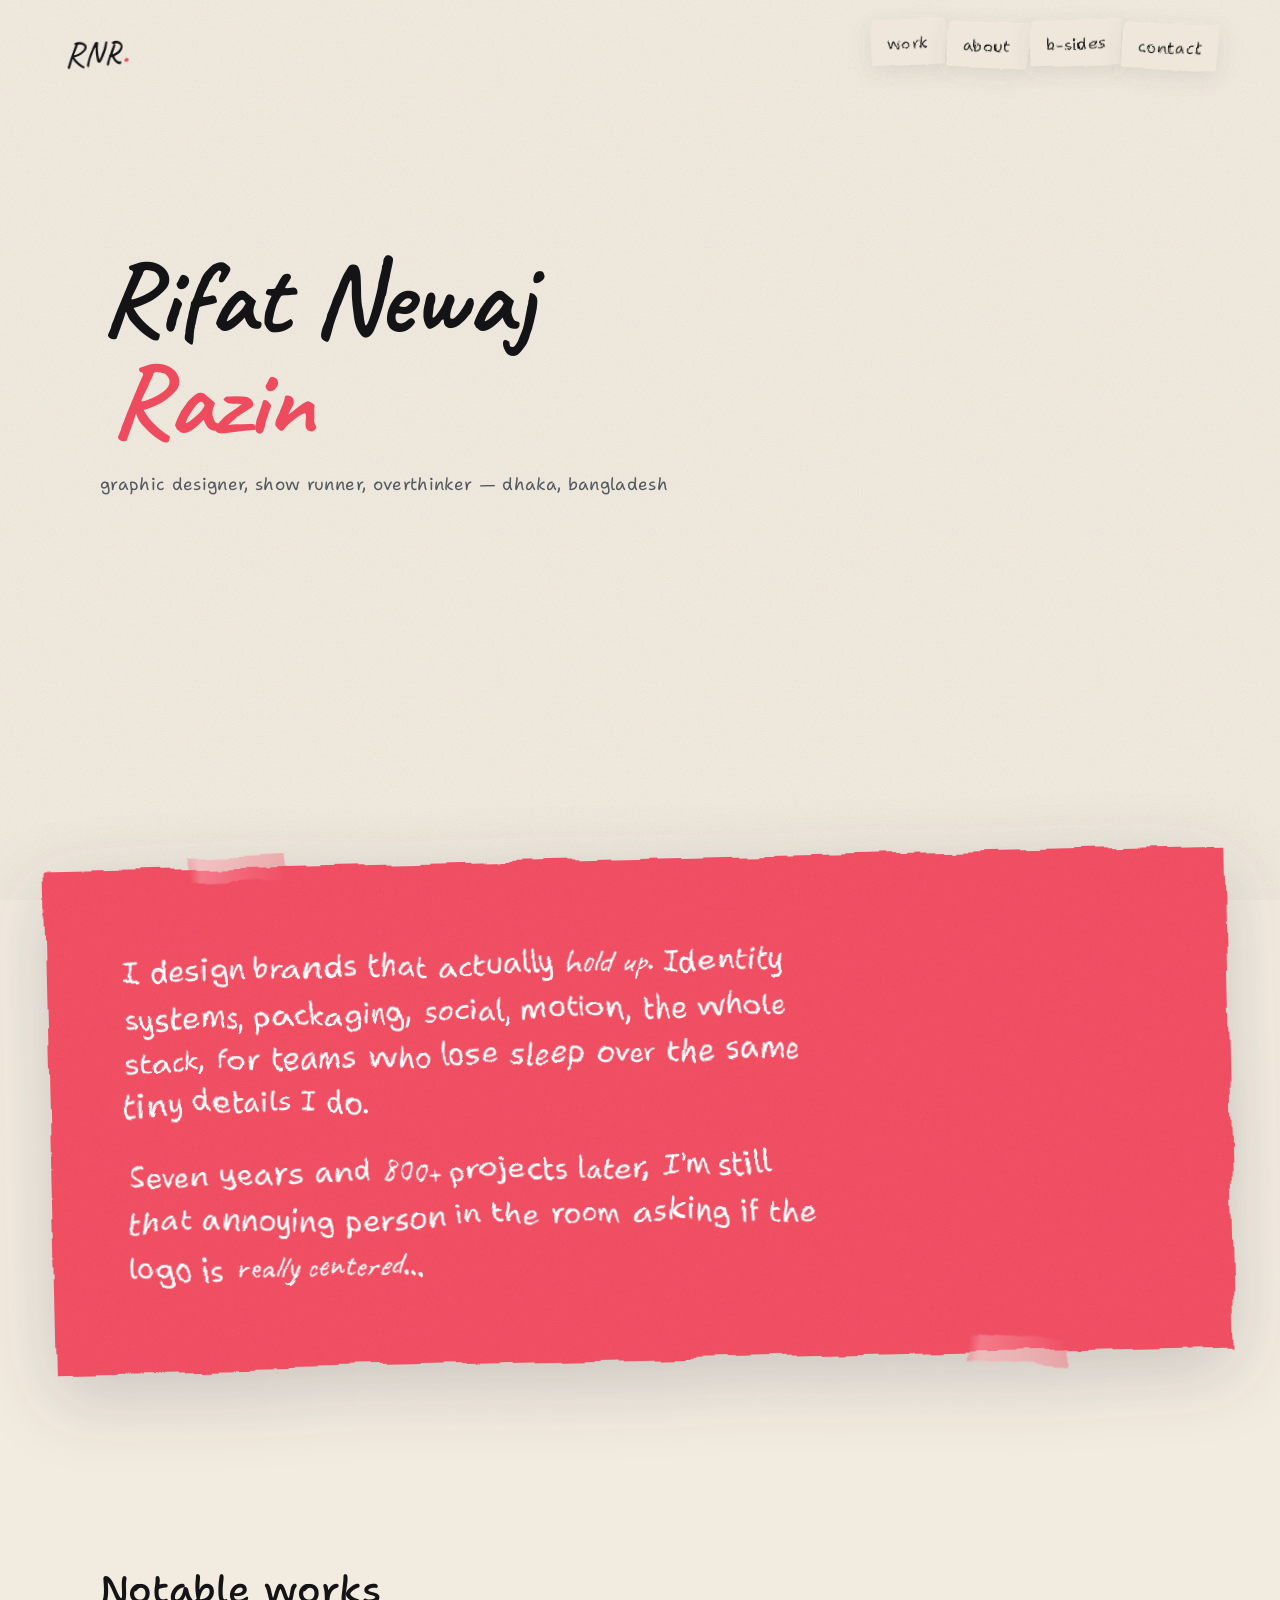
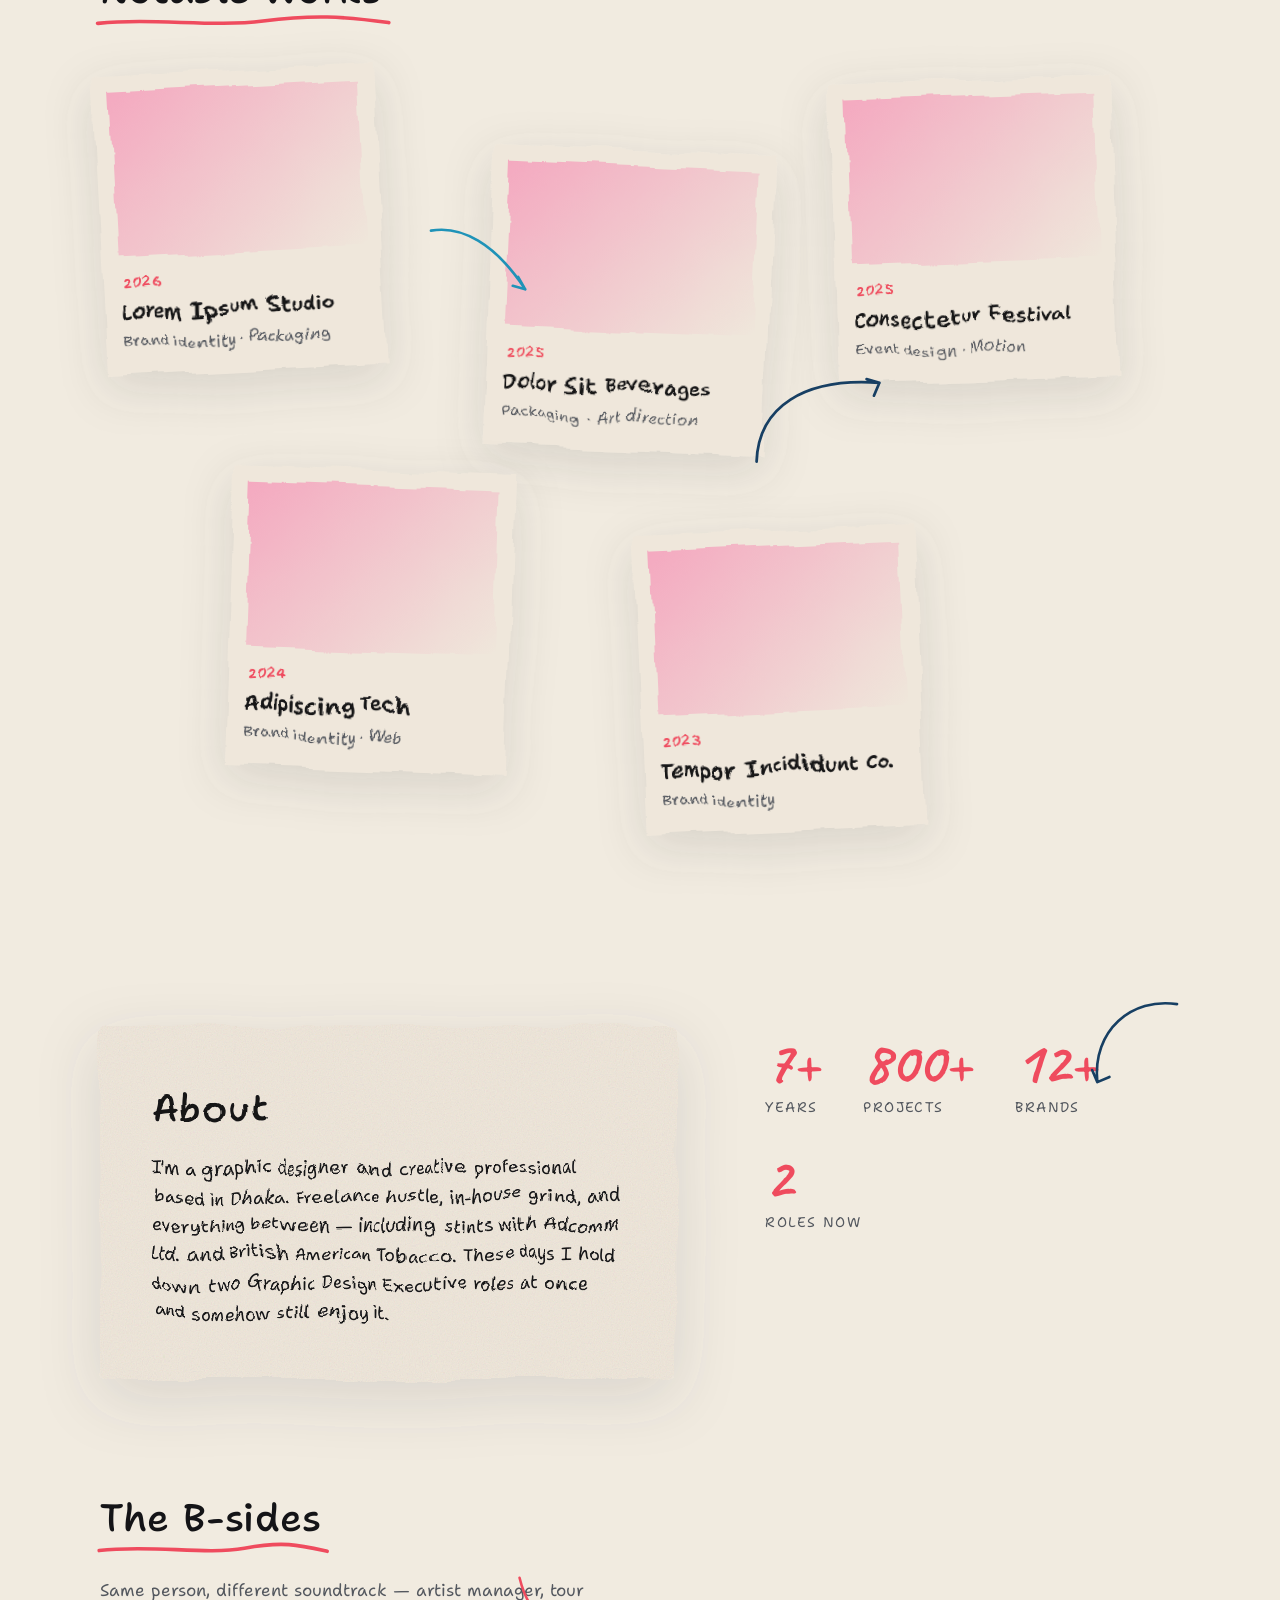
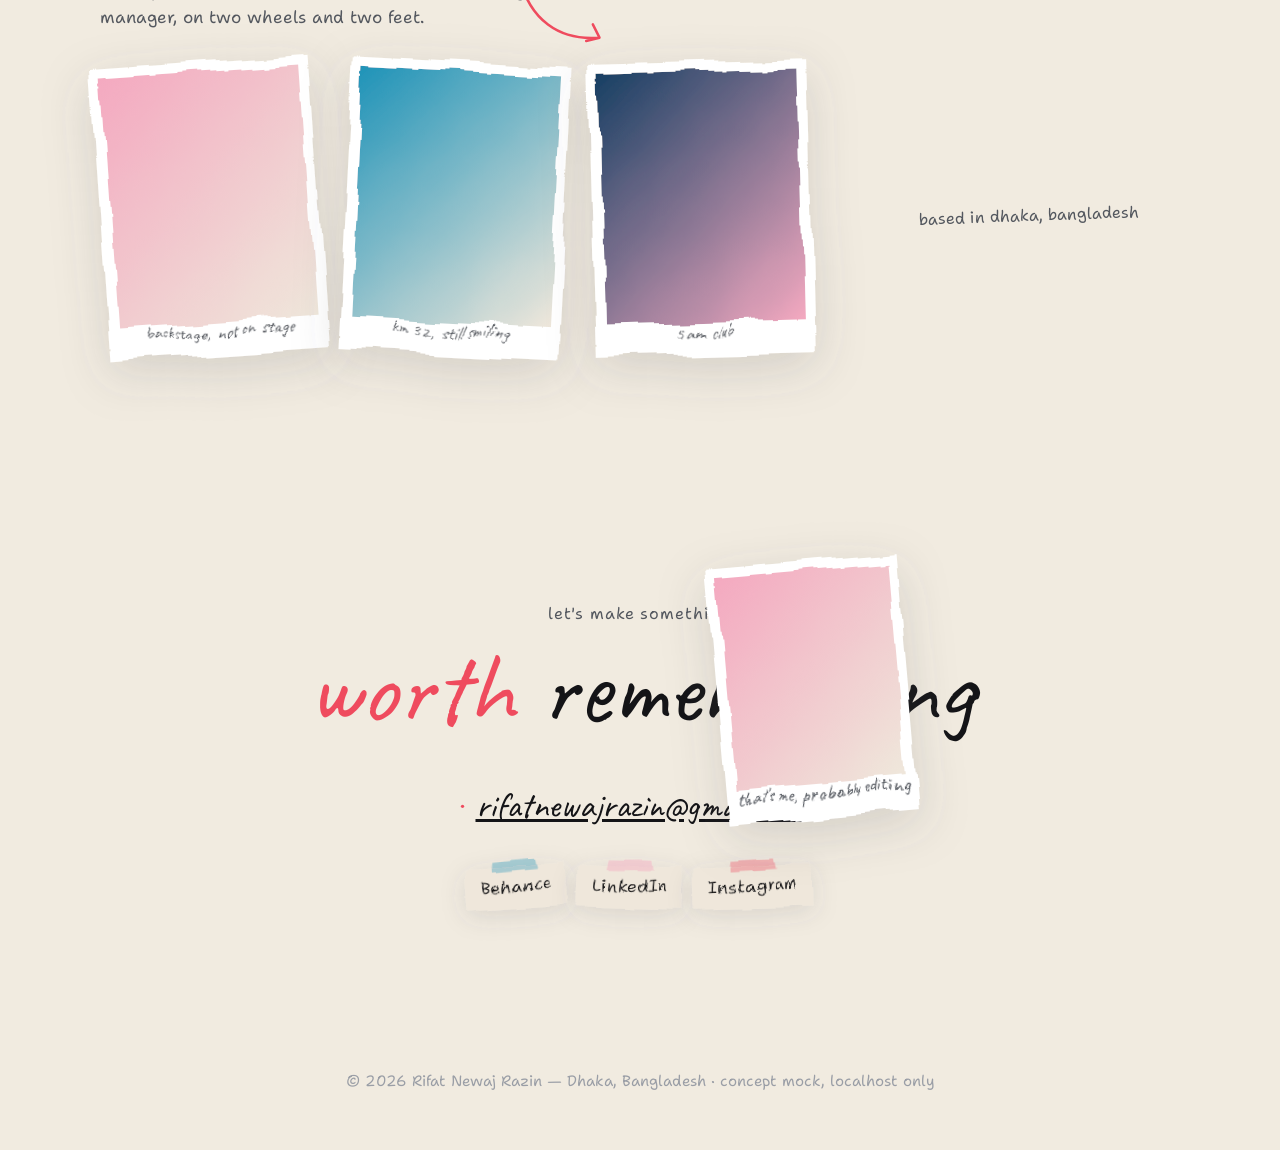
<file: redesign/concept.html>
<!DOCTYPE html>
<html lang="en">
<head>
<meta charset="UTF-8" />
<meta name="viewport" content="width=device-width, initial-scale=1" />
<title>RNR — mixed-media concept</title>
<meta name="robots" content="noindex, nofollow" />
<link rel="preconnect" href="https://fonts.googleapis.com" />
<link rel="preconnect" href="https://fonts.gstatic.com" crossorigin />
<link href="https://fonts.googleapis.com/css2?family=Shantell+Sans:ital,wght@0,300..700;1,300..600&family=Caveat:wght@400;500;600;700&display=swap" rel="stylesheet" />
<style>
  /* ================= palette — identical to the live site ================= */
  :root{
    --paper:#fdfdfd; --ink:#141417; --ink-soft:#54585f; --ink-mute:#9a9ea6;
    --coral:#ef4b5e; --teal:#1f93b8; --navy:#173f63;
    --rose:#f4a9c0; --pink:#ef7aa6; --cream:#efe7db;
    /* type system A: a tidy hand for reading, Caveat for the artistic hits */
    --tidy:'Shantell Sans','Segoe UI',system-ui,sans-serif;
    --wild:'Caveat','Segoe Script',cursive;
    --ground:#f1ebe0;   /* warm paper base — no grid */
  }
  *,*::before,*::after{box-sizing:border-box;margin:0;padding:0}
  html{-webkit-text-size-adjust:100%;scroll-behavior:smooth}
  body{
    background:var(--ground);color:var(--ink);
    font-family:var(--tidy);font-size:18px;line-height:1.62;font-weight:400;
    -webkit-font-smoothing:antialiased;overflow-x:hidden;
  }
  /* faint paper grain over everything, no dot grid */
  body::before{content:"";position:fixed;inset:0;z-index:0;pointer-events:none;
    opacity:.32;mix-blend-mode:multiply;
    background-image:url("data:image/svg+xml,%3Csvg xmlns='http://www.w3.org/2000/svg' width='150' height='150'%3E%3Cfilter id='g'%3E%3CfeTurbulence type='fractalNoise' baseFrequency='0.8' numOctaves='2' stitchTiles='stitch'/%3E%3C/filter%3E%3Crect width='100%25' height='100%25' filter='url(%23g)' opacity='0.4'/%3E%3C/svg%3E")}
  main,.topbar{position:relative;z-index:1}
  img{max-width:100%;display:block}
  ::selection{background:var(--coral);color:#fff}

  .wrap{max-width:1080px;margin:0 auto;padding:0 clamp(20px,5vw,72px)}
  section{position:relative}

  /* ================= craft primitives ================= */
  .wild{font-family:var(--wild);font-weight:400;line-height:1.05}

  /* torn cream sheet */
  .sheet{position:relative;background:var(--cream);border-radius:6px;
    filter:url(#torn) drop-shadow(0 18px 30px rgba(23,22,26,.14))}
  .sheet::after{content:"";position:absolute;inset:0;border-radius:6px;pointer-events:none;
    background-image:url("data:image/svg+xml,%3Csvg xmlns='http://www.w3.org/2000/svg' width='140' height='140'%3E%3Cfilter id='n'%3E%3CfeTurbulence type='fractalNoise' baseFrequency='0.85' numOctaves='2' stitchTiles='stitch'/%3E%3C/filter%3E%3Crect width='100%25' height='100%25' filter='url(%23n)' opacity='0.3'/%3E%3C/svg%3E");
    mix-blend-mode:multiply;opacity:.45}

  /* washi tape */
  .tape{position:absolute;z-index:5;width:104px;height:28px;
    background:linear-gradient(90deg,transparent,rgba(255,255,255,.25) 12%,rgba(255,255,255,.04) 90%,transparent),
      var(--tape-c,rgba(31,147,184,.38));
    box-shadow:0 2px 6px rgba(23,22,26,.14);
    clip-path:polygon(2% 6%,98% 0,100% 92%,0 100%)}
  .tape.rose{--tape-c:rgba(244,169,192,.44)}
  .tape.coral{--tape-c:rgba(239,75,94,.34)}
  .tape.teal{--tape-c:rgba(31,147,184,.34)}

  /* taped label / "button" */
  .tag{position:relative;display:inline-block;background:var(--cream);
    padding:7px 16px 8px;font-size:16px;color:var(--ink);
    filter:url(#torn) drop-shadow(0 6px 12px rgba(23,22,26,.14));
    transition:rotate .25s ease, translate .25s ease}
  .tag::before{content:"";position:absolute;left:50%;top:-8px;width:44px;height:13px;translate:-50% 0;
    background:var(--tape-c,rgba(31,147,184,.34));clip-path:polygon(4% 10%,96% 0,100% 88%,0 100%)}
  .tag:hover{rotate:0deg !important;translate:0 -3px}

  /* circled link — rough ellipse draws on hover / in view */
  .circle{position:relative;display:inline-block;color:var(--ink);padding:2px 8px;white-space:nowrap}
  .circle svg{position:absolute;inset:-40% -8%;width:116%;height:180%;overflow:visible;pointer-events:none}
  .circle svg path{fill:none;stroke:var(--coral);stroke-width:2.6;stroke-linecap:round;
    stroke-dasharray:1;stroke-dashoffset:1;pathLength:1;
    transition:stroke-dashoffset .9s cubic-bezier(.6,0,.2,1)}
  .in .circle svg path,.circle:hover svg path{stroke-dashoffset:0}
  a.circle{cursor:pointer} a.circle:hover{color:var(--coral)}

  /* underline that draws itself in */
  .u{position:relative;display:inline-block}
  .u svg{position:absolute;left:-2%;right:-4%;bottom:-.22em;width:106%;height:.42em;overflow:visible}
  .u svg path{fill:none;stroke:var(--coral);stroke-width:4.5;stroke-linecap:round;
    stroke-dasharray:1;stroke-dashoffset:1;pathLength:1;
    transition:stroke-dashoffset 1s cubic-bezier(.6,0,.2,1) .1s}
  .in .u svg path{stroke-dashoffset:0}

  /* cut-out photo frame */
  .cutout{position:relative;background:#fff;padding:10px 10px 34px;
    filter:url(#torn) drop-shadow(0 14px 24px rgba(23,22,26,.18));
    transition:rotate .3s ease}
  .cutout i{display:block;width:100%;aspect-ratio:4/5;background:linear-gradient(135deg,var(--rose),var(--cream))}
  .cutout figcaption{position:absolute;left:0;right:0;bottom:9px;text-align:center;font-family:var(--wild);font-size:19px;color:var(--ink-soft)}
  .cutout:hover{rotate:0deg !important}

  /* margin doodle */
  .doodle{position:absolute;z-index:4;overflow:visible;pointer-events:none}
  .doodle path{fill:none;stroke:var(--coral);stroke-width:3;stroke-linecap:round;stroke-linejoin:round;
    stroke-dasharray:1;stroke-dashoffset:1;pathLength:1;transition:stroke-dashoffset 1.2s ease .15s}
  .in .doodle path{stroke-dashoffset:0}
  .doodle.teal path{stroke:var(--teal)} .doodle.navy path{stroke:var(--navy)}

  /* ============================================================ NAV
     A row of small taped folder tabs, each at its own tilt. */
  .topbar{padding:22px clamp(20px,5vw,72px) 0}
  .mark{position:absolute;left:clamp(20px,5vw,72px);top:24px;
    font-family:var(--wild);font-size:clamp(26px,3.4vw,36px);color:var(--ink);rotate:-3deg}
  .mark b{color:var(--coral)}
  .tabs{display:flex;gap:6px;justify-content:flex-end}
  .tabs a{
    background:var(--cream);color:var(--ink);text-decoration:none;
    padding:12px 16px 9px;font-size:15px;letter-spacing:.02em;
    filter:url(#torn) drop-shadow(0 6px 10px rgba(23,22,26,.12));
    transition:translate .2s ease, rotate .2s ease}
  .tabs a:nth-child(1){rotate:-3deg;translate:0 -3px}
  .tabs a:nth-child(2){rotate:2deg}
  .tabs a:nth-child(3){rotate:-1.5deg;translate:0 -2px}
  .tabs a:nth-child(4){rotate:3deg;translate:0 2px}
  .tabs a:hover{translate:0 5px;rotate:0deg;color:var(--coral)}

  /* ============================================================ HERO
     Lots of air. Name is the only large thing. */
  .hero{padding:clamp(96px,20vh,220px) 0 clamp(90px,16vh,180px);min-height:78vh}
  .hero .name{font-family:var(--wild);font-size:clamp(46px,9vw,104px);line-height:.98;color:var(--ink);max-width:12ch}
  .hero .name .w{display:inline-block;white-space:nowrap}
  .hero .name .c{display:inline-block;animation:settle .5s cubic-bezier(.2,.8,.2,1) backwards}
  .hero .name .l2{color:var(--coral);margin-left:.1em}
  .hero .kicker{margin-top:20px;font-size:17px;color:var(--ink-soft);letter-spacing:.02em}
  .hero .scrap-role{position:absolute;right:5%;top:24%;padding:12px 18px 14px;font-family:var(--wild);
    font-size:clamp(18px,2vw,23px);rotate:4deg;background:var(--cream);
    filter:url(#torn) drop-shadow(0 10px 18px rgba(23,22,26,.14))}
  .hero .scrap-role::before{content:"";position:absolute;left:22%;top:-9px;width:52px;height:15px;
    background:rgba(239,75,94,.34);clip-path:polygon(3% 8%,97% 0,100% 90%,0 100%)}
  .hero .scrap-loc{position:absolute;right:11%;bottom:20%;font-size:16px;color:var(--ink-soft);rotate:-2deg}
  .hero .photo{position:absolute;left:56%;bottom:6%;width:min(190px,22vw);rotate:-5deg;z-index:3}
  .hero .d-arrow{left:40%;bottom:24%;width:110px;height:100px}
  @media(max-width:820px){
    .hero{padding:120px 0 60px}
    .hero .scrap-role,.hero .scrap-loc,.hero .photo,.hero .d-arrow{position:static;margin-top:22px;rotate:0deg;width:min(60vw,220px)}
    .hero .scrap-role::before{display:none}
  }

  /* ============================================================ STATEMENT
     Torn coral strip taped across, slightly askew. Restrained size. */
  .statement{margin:clamp(50px,10vh,110px) 0}
  .statement .strip{
    position:relative;background:var(--coral);color:#fff;
    padding:clamp(44px,6vw,76px) clamp(28px,6vw,76px);
    rotate:-1.3deg;filter:url(#torn) drop-shadow(0 22px 36px rgba(23,22,26,.24));
    max-width:1180px;margin:0 auto}
  .statement .strip::after{content:"";position:absolute;inset:0;mix-blend-mode:overlay;opacity:.22;
    background-image:url("data:image/svg+xml,%3Csvg xmlns='http://www.w3.org/2000/svg' width='120' height='120'%3E%3Cfilter id='s'%3E%3CfeTurbulence type='fractalNoise' baseFrequency='0.9' numOctaves='2'/%3E%3C/filter%3E%3Crect width='100%25' height='100%25' filter='url(%23s)'/%3E%3C/svg%3E")}
  .statement p{position:relative;max-width:34ch;font-size:clamp(20px,2.6vw,30px);line-height:1.45}
  .statement p + p{margin-top:.8em}
  .statement .hi{font-family:var(--wild);font-size:1.16em;white-space:nowrap}
  .statement .tape{top:-14px;left:12%}
  .statement .tape.b{top:auto;bottom:-14px;left:auto;right:14%;rotate:6deg}

  /* ============================================================ WORK
     Scattered taped cards + arrows. Straighten on hover. */
  .work{padding:clamp(70px,12vh,150px) 0}
  .work .head,.about .head{font-family:var(--tidy);font-weight:500;
    font-size:clamp(24px,3.2vw,38px);color:var(--ink);letter-spacing:.005em;display:inline-block}
  .work .head{margin-bottom:26px}
  .work .sub{max-width:42ch;color:var(--ink-soft);margin:2px 0 30px;font-size:17px}
  .scatter{position:relative;min-height:740px;margin-top:24px}
  .pcard{position:absolute;width:min(280px,74vw);background:var(--cream);
    padding:16px 16px 20px;filter:url(#torn) drop-shadow(0 14px 24px rgba(23,22,26,.16));
    transition:rotate .3s ease, translate .3s ease;text-decoration:none;color:var(--ink)}
  .pcard:hover{rotate:0deg !important;translate:0 -6px;z-index:10}
  .pcard .yr{font-family:var(--tidy);font-weight:600;color:var(--coral);font-size:14px;letter-spacing:.06em}
  .pcard .ti{font-family:var(--tidy);font-weight:600;font-size:21px;line-height:1.2;margin:3px 0 4px}
  .pcard .ca{color:var(--ink-soft);font-size:16px}
  .pcard .shot{width:100%;aspect-ratio:3/2;margin-bottom:12px;background:linear-gradient(135deg,var(--rose),var(--cream))}
  .pcard.p1{left:0;top:0;rotate:-3deg}
  .pcard.p2{left:36%;top:80px;rotate:2.5deg}
  .pcard.p3{left:68%;top:10px;rotate:-2deg}
  .pcard.p4{left:12%;top:400px;rotate:2deg}
  .pcard.p5{left:50%;top:460px;rotate:-2.5deg}
  .work .d1{left:30%;top:150px;width:110px;height:80px}
  .work .d2{left:60%;top:300px;width:140px;height:110px}
  @media(max-width:820px){
    .scatter{min-height:0;display:flex;flex-direction:column;gap:28px}
    .pcard{position:static;width:100%;rotate:0deg !important}
    .work .d1,.work .d2{display:none}
  }

  /* ============================================================ ABOUT */
  .about{padding:clamp(70px,12vh,150px) 0}
  .about .grid{display:grid;grid-template-columns:1.25fr .9fr;gap:clamp(36px,7vw,96px);align-items:start}
  .about .sheet{padding:clamp(32px,4vw,56px)}
  .about .head{margin-bottom:14px}
  .about p{font-size:18px;line-height:1.62;max-width:48ch;color:var(--ink)}
  .stats{display:flex;flex-wrap:wrap;gap:26px 44px;margin-top:6px}
  .stat b{display:block;font-family:var(--wild);font-size:clamp(38px,5.5vw,60px);color:var(--coral);line-height:1}
  .stat span{color:var(--ink-soft);font-size:14px;letter-spacing:.1em;text-transform:uppercase}
  .about .d3{right:-4px;top:-34px;width:104px;height:104px}
  @media(max-width:820px){.about .grid{grid-template-columns:1fr}}

  /* ============================================================ CONTACT */
  .contact{padding:clamp(80px,15vh,190px) 0 clamp(96px,18vh,220px);text-align:center}
  .contact .kick{font-size:16px;color:var(--ink-soft);letter-spacing:.06em;text-transform:lowercase}
  .contact .big{font-family:var(--wild);font-size:clamp(40px,8vw,104px);line-height:1;margin:10px 0 6px;color:var(--ink)}
  .contact .big .lite{color:var(--coral)}
  .contact .mail{display:inline-block;margin:28px 0 30px;font-family:var(--wild);font-size:clamp(22px,3.2vw,36px)}
  .contact .socials{display:flex;gap:14px;justify-content:center;flex-wrap:wrap}
  .contact .socials .tag:nth-child(1){rotate:-4deg}
  .contact .socials .tag:nth-child(2){rotate:2deg}
  .contact .socials .tag:nth-child(3){rotate:-1.5deg}
  .contact .d4{left:16%;bottom:24%;width:116px;height:100px}

  .foot{text-align:center;padding:0 0 56px;color:var(--ink-mute);font-size:15px}

  @keyframes settle{from{opacity:0;transform:translateY(.3em) rotate(-6deg)}to{opacity:1;transform:none}}
  @media (prefers-reduced-motion:reduce){
    .hero .name .c{animation:none}
    .u svg path,.circle svg path,.doodle path{transition:none;stroke-dashoffset:0}
    html{scroll-behavior:auto}
  }
</style>
</head>
<body>

<svg width="0" height="0" style="position:absolute" aria-hidden="true">
  <filter id="torn"><feTurbulence type="fractalNoise" baseFrequency="0.015" numOctaves="3" seed="4" result="n"/>
  <feDisplacementMap in="SourceGraphic" in2="n" scale="14" xChannelSelector="R" yChannelSelector="G"/></filter>
</svg>

<!-- ======================= NAV ======================= -->
<div class="topbar">
  <span class="mark">RNR<b>.</b></span>
  <nav class="tabs">
    <a href="#work">work</a>
    <a href="#about">about</a>
    <a href="#bsides">b&#8209;sides</a>
    <a href="#contact">contact</a>
  </nav>
</div>

<main>
<!-- ======================= HERO ======================= -->
<header class="hero wrap reveal">
  <h1 class="name" data-split>Rifat Newaj <span class="l2">Razin</span></h1>
  <p class="kicker">graphic designer, show runner, overthinker — dhaka, bangladesh</p>

  <div class="scrap-role">graphic designer,<br>show runner, overthinker</div>
  <div class="scrap-loc">based in dhaka, bangladesh</div>

  <figure class="cutout photo"><i></i><figcaption>that's me, probably editing</figcaption></figure>

  <svg class="doodle d-arrow" viewBox="0 0 130 120">
    <path d="M8 20 C20 70 55 96 104 92 M104 92 L88 96 M104 92 L96 76" pathLength="1"/>
  </svg>
</header>

<!-- ======================= STATEMENT ======================= -->
<section class="statement reveal">
  <div class="strip">
    <span class="tape coral"></span><span class="tape coral b"></span>
    <p>I design brands that actually <span class="hi">hold up</span>. Identity systems,
       packaging, social, motion, the whole stack, for teams who lose sleep over the
       same tiny details I do.</p>
    <p>Seven years and <span class="hi">800+</span> projects later, I'm still that annoying
       person in the room asking if the logo is <span class="hi">really centered</span>...</p>
  </div>
</section>

<!-- ======================= WORK ======================= -->
<section id="work" class="work wrap reveal">
  <span class="head u">Notable works
    <svg viewBox="0 0 300 20" preserveAspectRatio="none"><path d="M4 13 C60 6 120 18 170 10 S250 4 296 12" pathLength="1"/></svg>
  </span>

  <div class="scatter">
    <svg class="doodle d1 teal" viewBox="0 0 120 90"><path d="M6 12 C40 6 78 26 112 78 M112 78 L98 74 M112 78 L104 64" pathLength="1"/></svg>
    <svg class="doodle d2 navy" viewBox="0 0 150 120"><path d="M8 100 C10 40 60 8 142 14 M142 14 L128 10 M142 14 L136 28" pathLength="1"/></svg>

    <a class="pcard p1" href="#"><div class="shot"></div><span class="yr">2026</span>
      <div class="ti">Lorem Ipsum Studio</div><div class="ca">Brand identity · Packaging</div></a>
    <a class="pcard p2" href="#"><div class="shot"></div><span class="yr">2025</span>
      <div class="ti">Dolor Sit Beverages</div><div class="ca">Packaging · Art direction</div></a>
    <a class="pcard p3" href="#"><div class="shot"></div><span class="yr">2025</span>
      <div class="ti">Consectetur Festival</div><div class="ca">Event design · Motion</div></a>
    <a class="pcard p4" href="#"><div class="shot"></div><span class="yr">2024</span>
      <div class="ti">Adipiscing Tech</div><div class="ca">Brand identity · Web</div></a>
    <a class="pcard p5" href="#"><div class="shot"></div><span class="yr">2023</span>
      <div class="ti">Tempor Incididunt Co.</div><div class="ca">Brand identity</div></a>
  </div>
</section>

<!-- ======================= ABOUT ======================= -->
<section id="about" class="about wrap reveal">
  <div class="grid">
    <div class="sheet">
      <div class="head">About</div>
      <p>I'm a graphic designer and creative professional based in Dhaka. Freelance hustle,
         in-house grind, and everything between — including stints with Adcomm Ltd. and
         British American Tobacco. These days I hold down two Graphic Design Executive roles
         at once and somehow still enjoy it.</p>
    </div>
    <div style="position:relative">
      <svg class="doodle d3 navy" viewBox="0 0 120 120"><path d="M112 14 C60 6 14 44 20 104 M20 104 L34 98 M20 104 L14 90" pathLength="1"/></svg>
      <div class="stats">
        <div class="stat"><b>7+</b><span>years</span></div>
        <div class="stat"><b>800+</b><span>projects</span></div>
        <div class="stat"><b>12+</b><span>brands</span></div>
        <div class="stat"><b>2</b><span>roles now</span></div>
      </div>
    </div>
  </div>
</section>

<!-- ======================= B-SIDES ======================= -->
<section id="bsides" class="work wrap reveal" style="padding-top:0">
  <span class="head u">The B&#8209;sides
    <svg viewBox="0 0 300 20" preserveAspectRatio="none"><path d="M4 12 C70 4 140 18 190 9 S260 5 296 13" pathLength="1"/></svg>
  </span>
  <p class="sub">Same person, different soundtrack — artist manager, tour manager, on two wheels and two feet.</p>
  <div style="display:flex;gap:26px;flex-wrap:wrap">
    <figure class="cutout" style="width:min(220px,70vw);rotate:-4deg"><i></i><figcaption>backstage, not on stage</figcaption></figure>
    <figure class="cutout" style="width:min(220px,70vw);rotate:3deg"><i style="background:linear-gradient(135deg,var(--teal),var(--cream))"></i><figcaption>km 32, still smiling</figcaption></figure>
    <figure class="cutout" style="width:min(220px,70vw);rotate:-1.5deg"><i style="background:linear-gradient(135deg,var(--navy),var(--rose))"></i><figcaption>5am club</figcaption></figure>
  </div>
</section>

<!-- ======================= CONTACT ======================= -->
<section id="contact" class="contact wrap reveal">
  <span class="kick">let's make something</span>
  <div class="big"><span class="lite">worth</span> remembering</div>
  <svg class="doodle d4 coral" viewBox="0 0 130 110"><path d="M120 12 C70 4 12 40 16 100 M16 100 L30 94 M16 100 L10 86" pathLength="1"/></svg>
  <a class="mail circle" href="mailto:rifatnewajrazin@gmail.com">rifatnewajrazin@gmail.com
    <svg viewBox="0 0 320 90" preserveAspectRatio="none"><path d="M18 46 C18 20 90 12 160 12 C250 12 306 22 302 46 C298 74 220 82 150 80 C70 78 18 72 18 46" pathLength="1"/></svg>
  </a>
  <div class="socials">
    <span class="tag" style="--tape-c:rgba(31,147,184,.34)">Behance</span>
    <span class="tag" style="--tape-c:rgba(244,169,192,.44)">LinkedIn</span>
    <span class="tag" style="--tape-c:rgba(239,75,94,.34)">Instagram</span>
  </div>
</section>
</main>

<footer class="foot">© 2026 Rifat Newaj Razin — Dhaka, Bangladesh · concept mock, localhost only</footer>

<script>
  var io = new IntersectionObserver(function(es){
    es.forEach(function(e){ if(e.isIntersecting){ e.target.classList.add('in'); io.unobserve(e.target); } });
  }, { threshold: 0.2 });
  document.querySelectorAll('.reveal').forEach(function(el){ io.observe(el); });

  /* hero name -> per-character settle stagger, letters grouped by word so
     a word never breaks across lines */
  document.querySelectorAll('[data-split]').forEach(function(h){
    var i = 0;
    (function walk(node){
      Array.prototype.slice.call(node.childNodes).forEach(function(n){
        if (n.nodeType === 3) {
          var frag = document.createDocumentFragment();
          n.textContent.split(/(\s+)/).forEach(function(tok){
            if (tok === '') return;
            if (/^\s+$/.test(tok)) { frag.appendChild(document.createTextNode(' ')); return; }
            var w = document.createElement('span'); w.className = 'w';
            tok.split('').forEach(function(ch){
              var s = document.createElement('span');
              s.className = 'c'; s.textContent = ch;
              s.style.animationDelay = (i++ * 0.03) + 's';
              w.appendChild(s);
            });
            frag.appendChild(w);
          });
          node.replaceChild(frag, n);
        } else if (n.nodeType === 1) { walk(n); }
      });
    })(h);
  });

  /* light parallax on the paper scraps */
  var layers = [
    ['.hero .photo', 0.05], ['.hero .scrap-role', -0.035], ['.hero .scrap-loc', 0.045],
    ['.statement .strip', 0.025], ['.pcard.p2', 0.035], ['.pcard.p3', -0.04], ['.pcard.p5', 0.045]
  ].map(function(p){ return [document.querySelector(p[0]), p[1]]; }).filter(function(p){ return p[0]; });
  var ticking = false;
  function onScroll(){
    if (ticking) return; ticking = true;
    requestAnimationFrame(function(){
      var y = window.scrollY;
      layers.forEach(function(l){ l[0].style.translate = '0 ' + (y * l[1]).toFixed(1) + 'px'; });
      ticking = false;
    });
  }
  if (!matchMedia('(prefers-reduced-motion: reduce)').matches
      && matchMedia('(min-width: 821px)').matches) {
    window.addEventListener('scroll', onScroll, { passive: true });
  }
</script>
</body>
</html>
</file>
